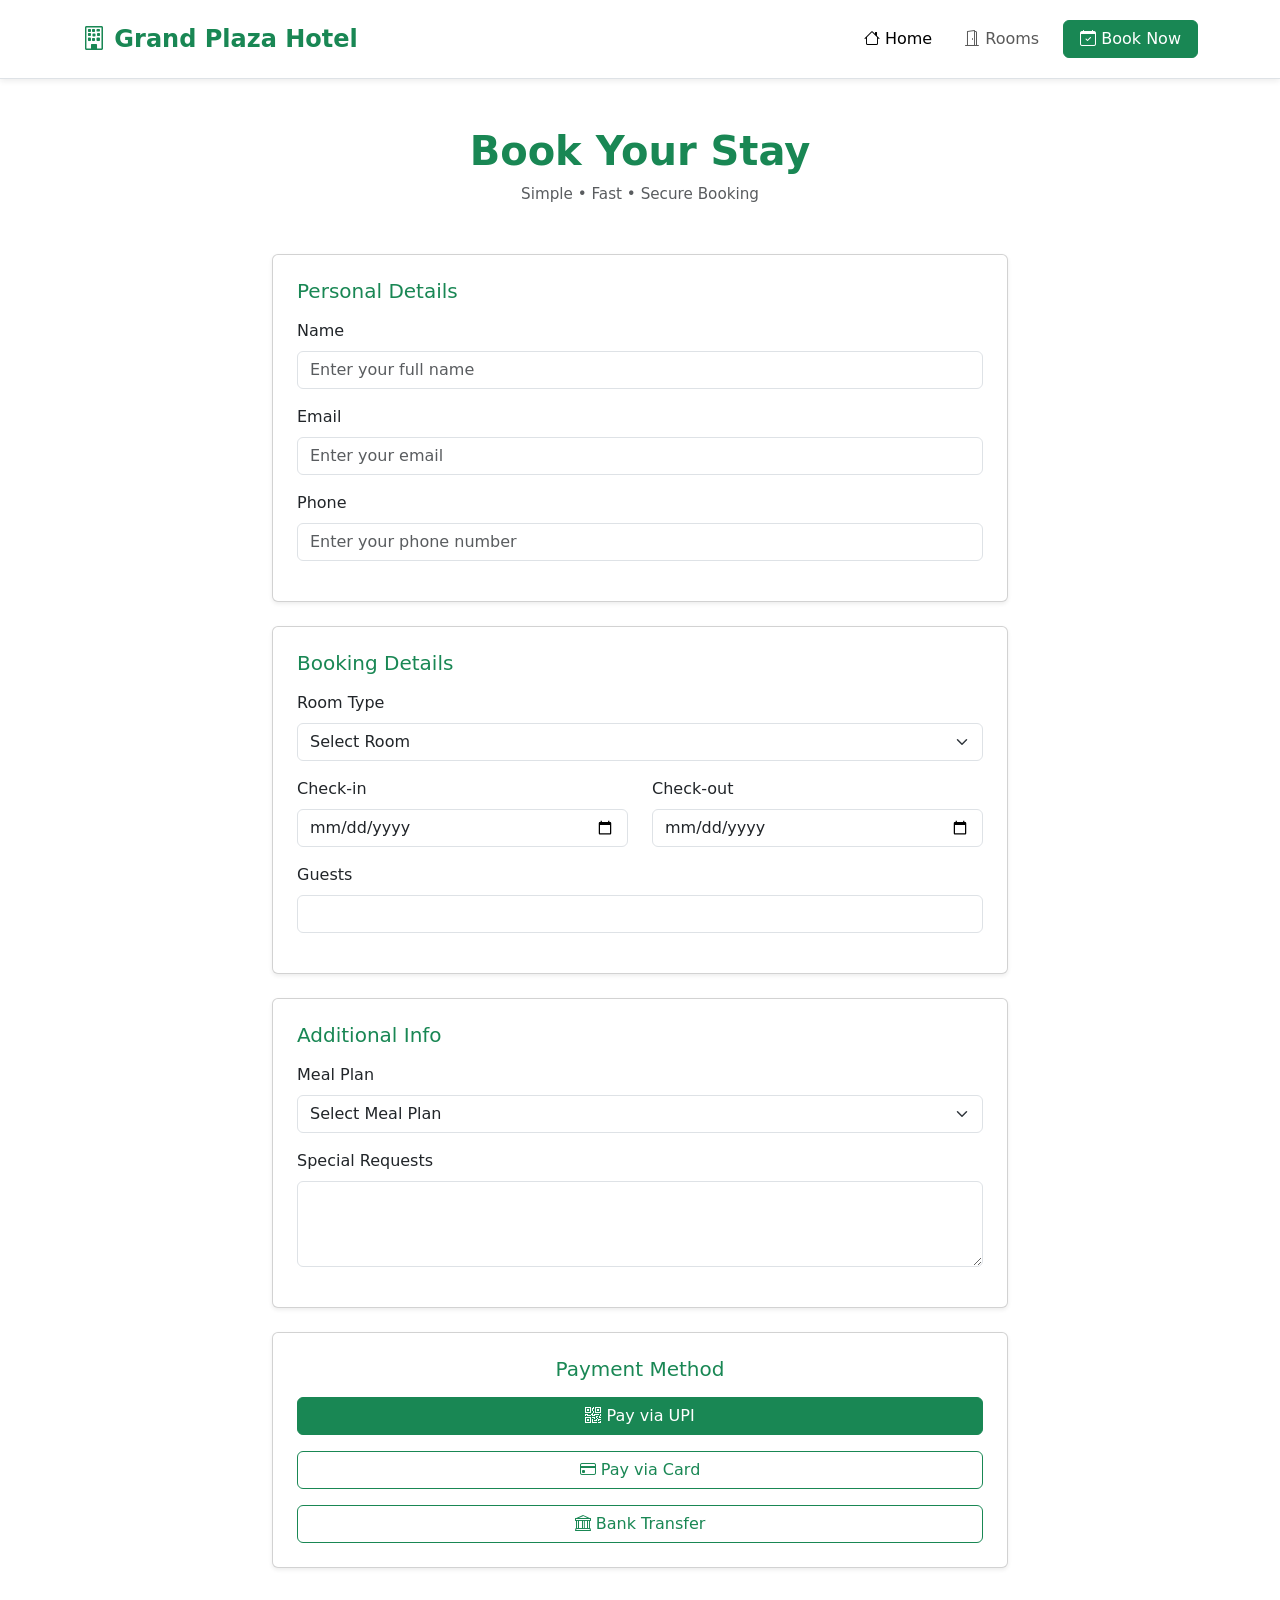
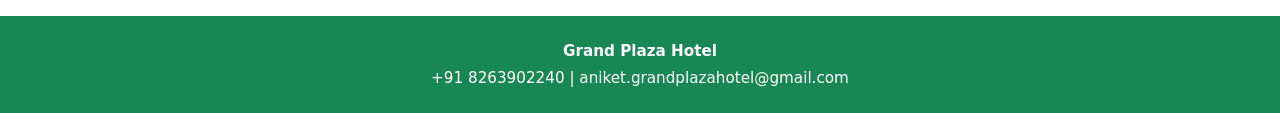
<file: BookNow.html>
<!DOCTYPE html>
<html>
    <head>
        <meta charset="UTF-8">
        <meta name="viewport" content="width=device-width, initial-scale=1.0">
        <title>Book Now - Grand Plaza Hotel</title>
        <link rel="stylesheet" href="Mainstyle.css">
        <link href="https://cdn.jsdelivr.net/npm/bootstrap@5.0.2/dist/css/bootstrap.min.css" rel="stylesheet">
        <link href="https://cdn.jsdelivr.net/npm/bootstrap-icons@1.11.3/font/bootstrap-icons.css" rel="stylesheet">
        <script src="https://cdn.jsdelivr.net/npm/@popperjs/core@2.9.2/dist/umd/popper.min.js" integrity="sha384-IQsoLXl5PILFhosVNubq5LC7Qb9DXgDA9i+tQ8Zj3iwWAwPtgFTxbJ8NT4GN1R8p" crossorigin="anonymous"></script>
        <script src="https://cdn.jsdelivr.net/npm/bootstrap@5.0.2/dist/js/bootstrap.min.js" integrity="sha384-cVKIPhGWiC2Al4u+LWgxfKTRIcfu0JTxR+EQDz/bgldoEyl4H0zUF0QKbrJ0EcQF" crossorigin="anonymous"></script>
    </head>

<body>

    <nav class="navbar navbar-expand-lg navbar-light bg-white border-bottom py-3">
        <div class="container">
            <a class="navbar-brand fw-bold text-success fs-4" href="#">
               <i class="bi bi-building"></i> Grand Plaza Hotel
            </a>
            <button class="navbar-toggler" type="button" data-bs-toggle="collapse" data-bs-target="#navMenu">
                <span class="navbar-toggler-icon"></span>
            </button>
            <div class="collapse navbar-collapse" id="navMenu">
                <ul class="navbar-nav ms-auto align-items-center">
                    <li class="nav-item me-3">
                        <a class="nav-link active" href="index.html">
                           <i class="bi bi-house"></i> Home
                        </a>
                    </li>
                    <li class="nav-item me-3">
                        <a class="nav-link" href="rooms.html">
                           <i class="bi bi-door-open"></i> Rooms
                        </a>
                    </li>
                    <li class="nav-item">
                        <a class="btn btn-success px-3" href="BookNow.html">
                           <i class="bi bi-calendar-check"></i> Book Now
                        </a>
                    </li>
                </ul>
            </div>
        </div>
    </nav>
    
    <div class="container text-center my-5">
        <h1 class="fw-bold text-success">Book Your Stay</h1>
        <p class="text-muted">Simple • Fast • Secure Booking</p>
    </div>

   <div class="container">
        <div class="row justify-content-center">
            <div class="col-md-8">
                <form>
                    <div class="card p-4 mb-4 shadow-sm">
                        <h5 class="text-success mb-3">Personal Details</h5>

                        <div class="mb-3">
                            <label class="form-label">Name</label>
                            <input type="text" class="form-control" placeholder="Enter your full name" required>
                        </div>

                        <div class="mb-3">
                            <label class="form-label">Email</label>
                            <input type="email" class="form-control" placeholder="Enter your email" required>
                        </div>

                        <div class="mb-3">
                            <label class="form-label">Phone</label>
                            <input type="tel" class="form-control" placeholder="Enter your phone number" required>
                        </div>
                    </div>
                    <div class="card p-4 mb-4 shadow-sm">
                        <h5 class="text-success mb-3">Booking Details</h5>

                        <div class="mb-3">
                            <label class="form-label">Room Type</label>
                            <select class="form-select" required>
                                <option value="">Select Room</option>
                                <option>Deluxe - ₹3000</option>
                                <option>Executive - ₹5000</option>
                                <option>Suite - ₹8000</option>
                            </select>
                        </div>

                        <div class="row">
                            <div class="col-md-6 mb-3">
                                <label class="form-label">Check-in</label>
                                <input type="date" class="form-control" required>
                            </div>

                            <div class="col-md-6 mb-3">
                                <label class="form-label">Check-out</label>
                                <input type="date" class="form-control" required>
                            </div>
                        </div>

                        <div class="mb-3">
                            <label class="form-label">Guests</label>
                            <input type="number" class="form-control" min="1" max="5" required>
                        </div>
                    </div>
                    <div class="card p-4 mb-4 shadow-sm">
                        <h5 class="text-success mb-3">Additional Info</h5>

                        <div class="mb-3">
                            <label class="form-label">Meal Plan</label>
                            <select class="form-select" required>
                                <option value="">Select Meal Plan</option>
                                <option>Breakfast Only</option>
                                <option>Breakfast & Dinner</option>
                                <option>All Meals</option>
                            </select>
                        </div>

                        <div class="mb-3">
                            <label class="form-label">Special Requests</label>
                            <textarea class="form-control" rows="3" required></textarea>
                        </div>
                    </div>

                    <div class="card p-4 mb-5 shadow-sm text-center">
                        <h5 class="text-success mb-3">Payment Method</h5>

                        <div class="d-grid gap-3">

                            <button class="btn btn-success" formaction="upi.html">
                                <i class="bi bi-qr-code"></i> Pay via UPI
                            </button>

                            <button class="btn btn-outline-success" formaction="card.html">
                                <i class="bi bi-credit-card"></i> Pay via Card
                            </button>

                            <button class="btn btn-outline-success" formaction="netbanking.html">
                                <i class="bi bi-bank"></i> Bank Transfer
                            </button>

                        </div>
                    </div>
                </form>
            </div>
        </div>
    </div>
    
    <footer class="bg-success text-white text-center p-4">
        <p class="mb-1 fw-bold">Grand Plaza Hotel</p>
        <p class="mb-0">+91 8263902240 | aniket.grandplazahotel@gmail.com</p>
    </footer>

</body>
</html>
</file>
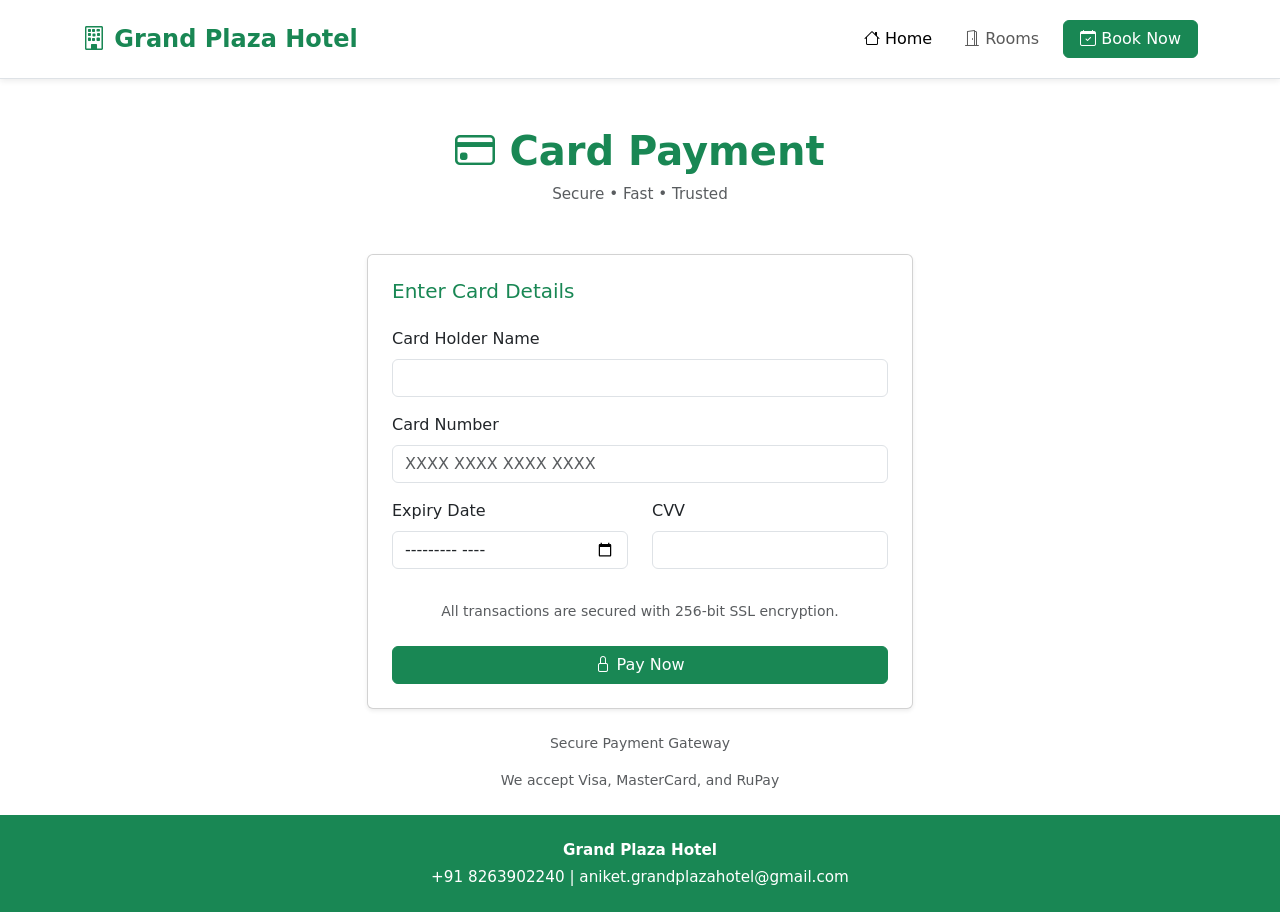
<file: card.html>
<!DOCTYPE html>
<html>
    <head>
        <meta charset="UTF-8">
        <meta name="viewport" content="width=device-width, initial-scale=1.0">
        <title>Card Payment - Grand Plaza Hotel</title>
        <link rel="stylesheet" href="Mainstyle.css">
        <link href="https://cdn.jsdelivr.net/npm/bootstrap@5.0.2/dist/css/bootstrap.min.css" rel="stylesheet">
        <link href="https://cdn.jsdelivr.net/npm/bootstrap-icons@1.11.3/font/bootstrap-icons.css" rel="stylesheet">
        <script src="https://cdn.jsdelivr.net/npm/@popperjs/core@2.9.2/dist/umd/popper.min.js" integrity="sha384-IQsoLXl5PILFhosVNubq5LC7Qb9DXgDA9i+tQ8Zj3iwWAwPtgFTxbJ8NT4GN1R8p" crossorigin="anonymous"></script>
        <script src="https://cdn.jsdelivr.net/npm/bootstrap@5.0.2/dist/js/bootstrap.min.js" integrity="sha384-cVKIPhGWiC2Al4u+LWgxfKTRIcfu0JTxR+EQDz/bgldoEyl4H0zUF0QKbrJ0EcQF" crossorigin="anonymous"></script>
    </head>

    <body>
       <nav class="navbar navbar-expand-lg navbar-light bg-white border-bottom py-3">
            <div class="container">
                <a class="navbar-brand fw-bold text-success fs-4" href="#">
                <i class="bi bi-building"></i> Grand Plaza Hotel
                </a>
                <button class="navbar-toggler" type="button" data-bs-toggle="collapse" data-bs-target="#navMenu">
                    <span class="navbar-toggler-icon"></span>
                </button>
                <div class="collapse navbar-collapse" id="navMenu">
                    <ul class="navbar-nav ms-auto align-items-center">
                        <li class="nav-item me-3">
                            <a class="nav-link active" href="index.html">
                            <i class="bi bi-house"></i> Home
                            </a>
                        </li>
                        <li class="nav-item me-3">
                            <a class="nav-link" href="rooms.html">
                            <i class="bi bi-door-open"></i> Rooms
                            </a>
                        </li>
                        <li class="nav-item">
                            <a class="btn btn-success px-3" href="BookNow.html">
                            <i class="bi bi-calendar-check"></i> Book Now
                            </a>
                        </li>
                    </ul>
                </div>
            </div>
        </nav>

        <div class="container text-center my-5">
            <h1 class="fw-bold text-success">
                <i class="bi bi-credit-card"></i> Card Payment
            </h1>
            <p class="text-muted">Secure • Fast • Trusted</p>
        </div>

       <div class="container">
            <div class="row justify-content-center">
                <div class="col-md-6">
                    <form action="success.html">
                        <div class="card p-4 shadow-sm">
                            <h5 class="text-success mb-4">Enter Card Details</h5>
                            <div class="mb-3">
                                <label class="form-label">Card Holder Name</label>
                                <input type="text" class="form-control" required>
                            </div>
                            <div class="mb-3">
                                <label class="form-label">Card Number</label>
                                <input type="text" class="form-control" placeholder="XXXX XXXX XXXX XXXX" required>
                            </div>
                            <div class="row">
                                <div class="col-md-6 mb-3">
                                    <label class="form-label">Expiry Date</label>
                                    <input type="month" class="form-control" required>
                                </div>

                                <div class="col-md-6 mb-3">
                                    <label class="form-label">CVV</label>
                                    <input type="password" class="form-control" required>
                                </div>
                            </div>
                            <p class="text-muted small text-center mt-3">
                                All transactions are secured with 256-bit SSL encryption.
                            </p>
                            <button type="submit" class="btn btn-success w-100 mt-2">
                                <i class="bi bi-lock"></i> Pay Now
                            </button>
                        </div>
                    </form>
                </div>
            </div>
        </div>

        <div class="container text-center my-4">
            <p class="text-muted small">Secure Payment Gateway</p>
            <p class="text-muted small">We accept Visa, MasterCard, and RuPay</p>
        </div>
        <footer class="bg-success text-white text-center p-4">
            <p class="mb-1 fw-bold">Grand Plaza Hotel</p>
            <p class="mb-0">+91 8263902240 | aniket.grandplazahotel@gmail.com</p>
        </footer>
    </body>
</html>
</file>
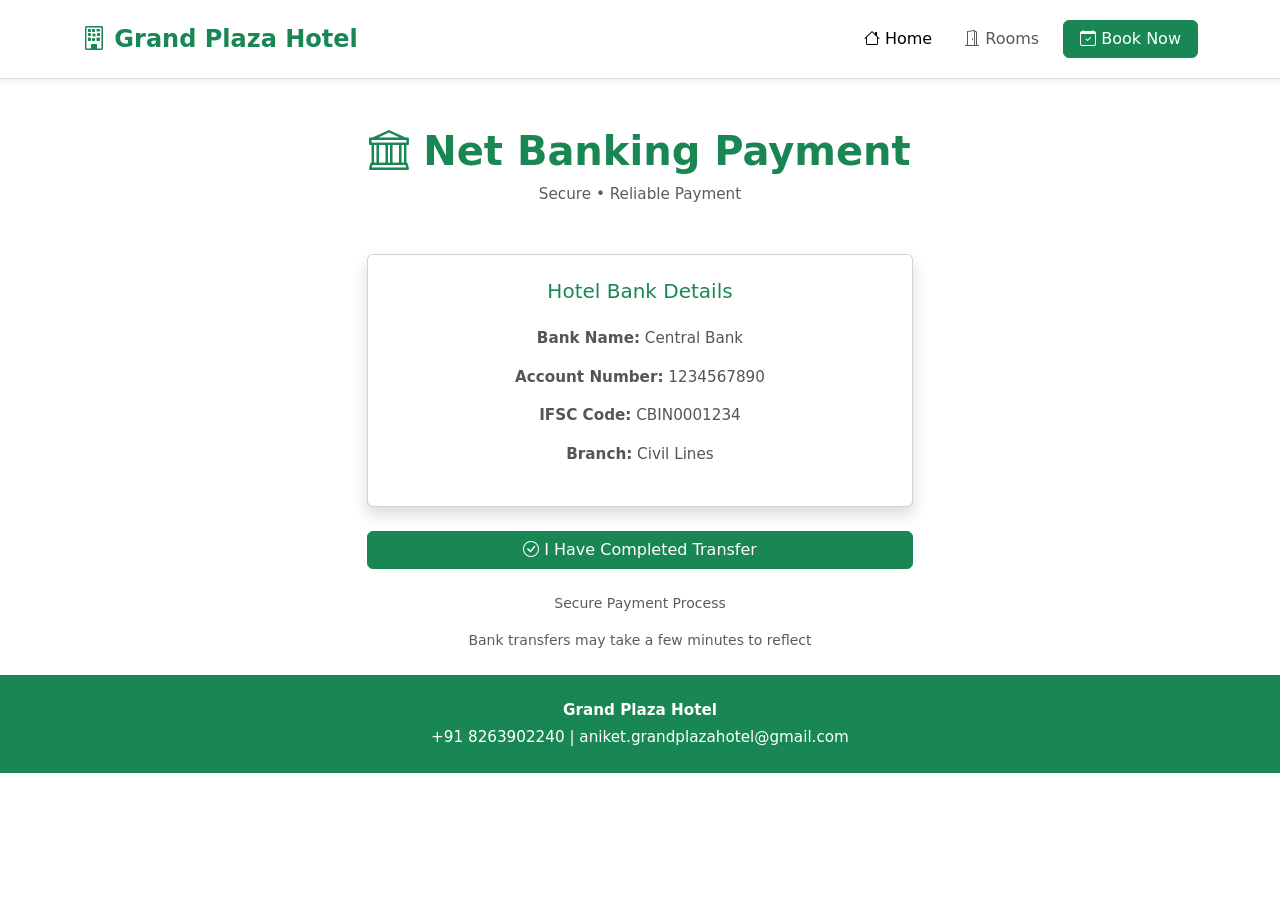
<file: netbanking.html>
<!DOCTYPE html>
<html>
    <head>
        <meta charset="UTF-8">
        <meta name="viewport" content="width=device-width, initial-scale=1.0">
        <title>Net Banking - Grand Plaza Hotel</title>
        <link rel="stylesheet" href="Mainstyle.css">
        <link href="https://cdn.jsdelivr.net/npm/bootstrap@5.0.2/dist/css/bootstrap.min.css" rel="stylesheet">
        <link href="https://cdn.jsdelivr.net/npm/bootstrap-icons@1.11.3/font/bootstrap-icons.css" rel="stylesheet">
        <script src="https://cdn.jsdelivr.net/npm/@popperjs/core@2.9.2/dist/umd/popper.min.js" integrity="sha384-IQsoLXl5PILFhosVNubq5LC7Qb9DXgDA9i+tQ8Zj3iwWAwPtgFTxbJ8NT4GN1R8p" crossorigin="anonymous"></script>
        <script src="https://cdn.jsdelivr.net/npm/bootstrap@5.0.2/dist/js/bootstrap.min.js" integrity="sha384-cVKIPhGWiC2Al4u+LWgxfKTRIcfu0JTxR+EQDz/bgldoEyl4H0zUF0QKbrJ0EcQF" crossorigin="anonymous"></script>
    </head>

    <body>

       <nav class="navbar navbar-expand-lg navbar-light bg-white border-bottom py-3">
            <div class="container">
                <a class="navbar-brand fw-bold text-success fs-4" href="#">
                <i class="bi bi-building"></i> Grand Plaza Hotel
                </a>
                <button class="navbar-toggler" type="button" data-bs-toggle="collapse" data-bs-target="#navMenu">
                    <span class="navbar-toggler-icon"></span>
                </button>
                <div class="collapse navbar-collapse" id="navMenu">
                    <ul class="navbar-nav ms-auto align-items-center">
                        <li class="nav-item me-3">
                            <a class="nav-link active" href="index.html">
                            <i class="bi bi-house"></i> Home
                            </a>
                        </li>
                        <li class="nav-item me-3">
                            <a class="nav-link" href="rooms.html">
                            <i class="bi bi-door-open"></i> Rooms
                            </a>
                        </li>
                        <li class="nav-item">
                            <a class="btn btn-success px-3" href="BookNow.html">
                            <i class="bi bi-calendar-check"></i> Book Now
                            </a>
                        </li>
                    </ul>
                </div>
            </div>
        </nav>

        <div class="container text-center my-5">
            <h1 class="fw-bold text-success">
                <i class="bi bi-bank"></i> Net Banking Payment
            </h1>
            <p class="text-muted">Secure • Reliable Payment</p>
        </div>

        <div class="container">
            <div class="row justify-content-center">
                <div class="col-md-6">
                    <div class="card p-4 shadow text-center">
                        <h5 class="text-success mb-4">Hotel Bank Details</h5>
                        <p><strong>Bank Name:</strong> Central Bank</p>
                        <p><strong>Account Number:</strong> 1234567890</p>
                        <p><strong>IFSC Code:</strong> CBIN0001234</p>
                        <p><strong>Branch:</strong> Civil Lines</p>
                    </div>
                    <form action="success.html" class="text-center mt-4">
                        <button type="submit" class="btn btn-success w-100">
                            <i class="bi bi-check-circle"></i> I Have Completed Transfer
                        </button>
                    </form>

                </div>
            </div>
        </div>

        <div class="container text-center my-4">
            <p class="text-muted small">Secure Payment Process</p>
            <p class="text-muted small">Bank transfers may take a few minutes to reflect</p>
        </div>
        
        <footer class="bg-success text-white text-center p-4">
            <p class="mb-1 fw-bold">Grand Plaza Hotel</p>
            <p class="mb-0">+91 8263902240 | aniket.grandplazahotel@gmail.com</p>
        </footer>
    </body>
</html>
</file>
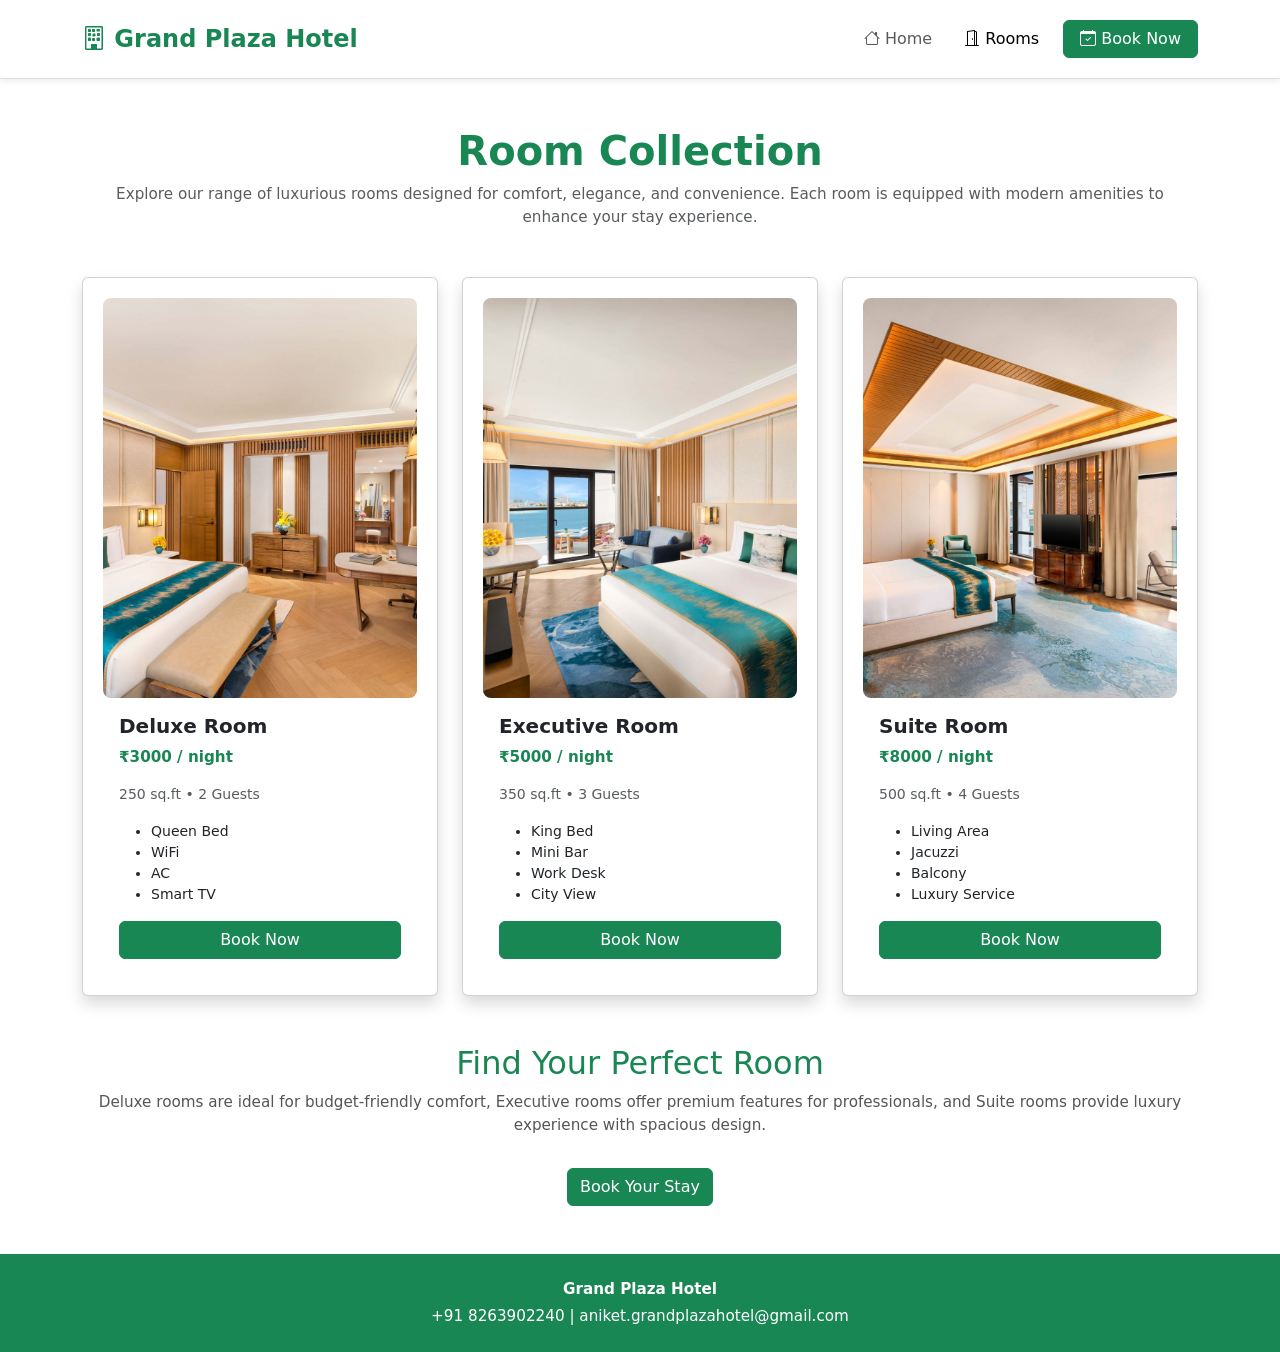
<file: rooms.html>
<!DOCTYPE html>
<html>
    <head>
        <meta charset="UTF-8">
        <meta name="viewport" content="width=device-width, initial-scale=1.0">
        <title>Rooms - Grand Plaza Hotel</title>
        <link rel="stylesheet" href="Mainstyle.css">
        <link href="https://cdn.jsdelivr.net/npm/bootstrap@5.0.2/dist/css/bootstrap.min.css" rel="stylesheet">
        <link href="https://cdn.jsdelivr.net/npm/bootstrap-icons@1.11.3/font/bootstrap-icons.css" rel="stylesheet">
        <script src="https://cdn.jsdelivr.net/npm/@popperjs/core@2.9.2/dist/umd/popper.min.js" integrity="sha384-IQsoLXl5PILFhosVNubq5LC7Qb9DXgDA9i+tQ8Zj3iwWAwPtgFTxbJ8NT4GN1R8p" crossorigin="anonymous"></script>
        <script src="https://cdn.jsdelivr.net/npm/bootstrap@5.0.2/dist/js/bootstrap.min.js" integrity="sha384-cVKIPhGWiC2Al4u+LWgxfKTRIcfu0JTxR+EQDz/bgldoEyl4H0zUF0QKbrJ0EcQF" crossorigin="anonymous"></script>
    </head>
<body>
        
    <nav class="navbar navbar-expand-lg navbar-light bg-white border-bottom py-3">
        <div class="container">
            <a class="navbar-brand fw-bold text-success fs-4" href="#">
               <i class="bi bi-building"></i> Grand Plaza Hotel
            </a>
            <button class="navbar-toggler" type="button" data-bs-toggle="collapse" data-bs-target="#navMenu">
                <span class="navbar-toggler-icon"></span>
            </button>
            <div class="collapse navbar-collapse" id="navMenu">
                <ul class="navbar-nav ms-auto align-items-center">
                    <li class="nav-item me-3">
                        <a class="nav-link" href="index.html">
                           <i class="bi bi-house"></i> Home
                        </a>
                    </li>
                    <li class="nav-item me-3">
                        <a class="nav-link active" href="rooms.html">
                           <i class="bi bi-door-open"></i> Rooms
                        </a>
                    </li>
                    <li class="nav-item">
                        <a class="btn btn-success px-3" href="BookNow.html">
                           <i class="bi bi-calendar-check"></i> Book Now
                        </a>
                    </li>
                </ul>
            </div>
        </div>
    </nav>

    <div class="container text-center my-5">
        <h1 class="fw-bold text-success">Room Collection</h1>
        <p class="text-muted">Explore our range of luxurious rooms designed for comfort, elegance, and convenience.
            Each room is equipped with modern amenities to enhance your stay experience.</p>
    </div>

    <div class="container my-5">
        <div class="row g-4">
            <div class="col-md-4">
                <div class="card shadow h-100">
                    <div id="deluxeCarousel" class="carousel slide" data-bs-ride="carousel">
                        <div class="carousel-inner">

                            <div class="carousel-item active">
                                <img src="Deluxe-1.jpg" class="d-block w-100">
                            </div>

                            <div class="carousel-item">
                                <img src="Deluxe-2.jpg" class="d-block w-100">
                            </div>

                            <div class="carousel-item">
                                <img src="Deluxe-3.jpg" class="d-block w-100">
                            </div>

                        </div>
                    </div>

                    <div class="card-body">
                        <h5 class="fw-bold">Deluxe Room</h5>
                        <p class="text-success fw-bold">₹3000 / night</p>

                        <p class="small text-muted">250 sq.ft • 2 Guests</p>

                        <ul class="small">
                            <li>Queen Bed</li>
                            <li>WiFi</li>
                            <li>AC</li>
                            <li>Smart TV</li>
                        </ul>

                        <a href="BookNow.html" class="btn btn-success w-100">
                            Book Now
                        </a>
                    </div>
                </div>
            </div>

            <div class="col-md-4">
                <div class="card shadow h-100">

                    <div id="execCarousel" class="carousel slide" data-bs-ride="carousel">
                        <div class="carousel-inner">

                            <div class="carousel-item active">
                                <img src="Executive-1.jpg" class="d-block w-100">
                            </div>

                            <div class="carousel-item">
                                <img src="Executive-2.jpg" class="d-block w-100">
                            </div>

                            <div class="carousel-item">
                                <img src="Executive-3.jpg" class="d-block w-100">
                            </div>

                        </div>
                    </div>

                    <div class="card-body">
                        <h5 class="fw-bold">Executive Room</h5>
                        <p class="text-success fw-bold">₹5000 / night</p>

                        <p class="small text-muted">350 sq.ft • 3 Guests</p>

                        <ul class="small">
                            <li>King Bed</li>
                            <li>Mini Bar</li>
                            <li>Work Desk</li>
                            <li>City View</li>
                        </ul>

                        <a href="BookNow.html" class="btn btn-success w-100">
                            Book Now
                        </a>
                    </div>
                </div>
            </div>
            <div class="col-md-4">
                <div class="card shadow h-100">

                    <div id="suiteCarousel" class="carousel slide" data-bs-ride="carousel">
                        <div class="carousel-inner">

                            <div class="carousel-item active">
                                <img src="Suite-1.jpg" class="d-block w-100">
                            </div>

                            <div class="carousel-item">
                                <img src="Suite-2.jpg" class="d-block w-100">
                            </div>

                            <div class="carousel-item">
                                <img src="Suite-3.jpg" class="d-block w-100">
                            </div>

                        </div>
                    </div>

                    <div class="card-body">
                        <h5 class="fw-bold">Suite Room</h5>
                        <p class="text-success fw-bold">₹8000 / night</p>

                        <p class="small text-muted">500 sq.ft • 4 Guests</p>

                        <ul class="small">
                            <li>Living Area</li>
                            <li>Jacuzzi</li>
                            <li>Balcony</li>
                            <li>Luxury Service</li>
                        </ul>

                        <a href="BookNow.html" class="btn btn-success w-100">
                            Book Now
                        </a>
                    </div>
                </div>
            </div>
        </div>
    </div>

    <div class="container text-center my-5">
        <h2 class="text-success">Find Your Perfect Room</h2>
        <p>
            Deluxe rooms are ideal for budget-friendly comfort, Executive rooms offer premium
            features for professionals, and Suite rooms provide luxury experience with spacious design.
        </p>
        <a href="BookNow.html" class="btn btn-success mt-3">
            Book Your Stay
        </a>
    </div>

    <footer class="bg-success text-white text-center p-4">
        <p class="mb-1 fw-bold">Grand Plaza Hotel</p>
        <p class="mb-0">+91 8263902240 | aniket.grandplazahotel@gmail.com</p>
    </footer>
</body>
</html>
</file>
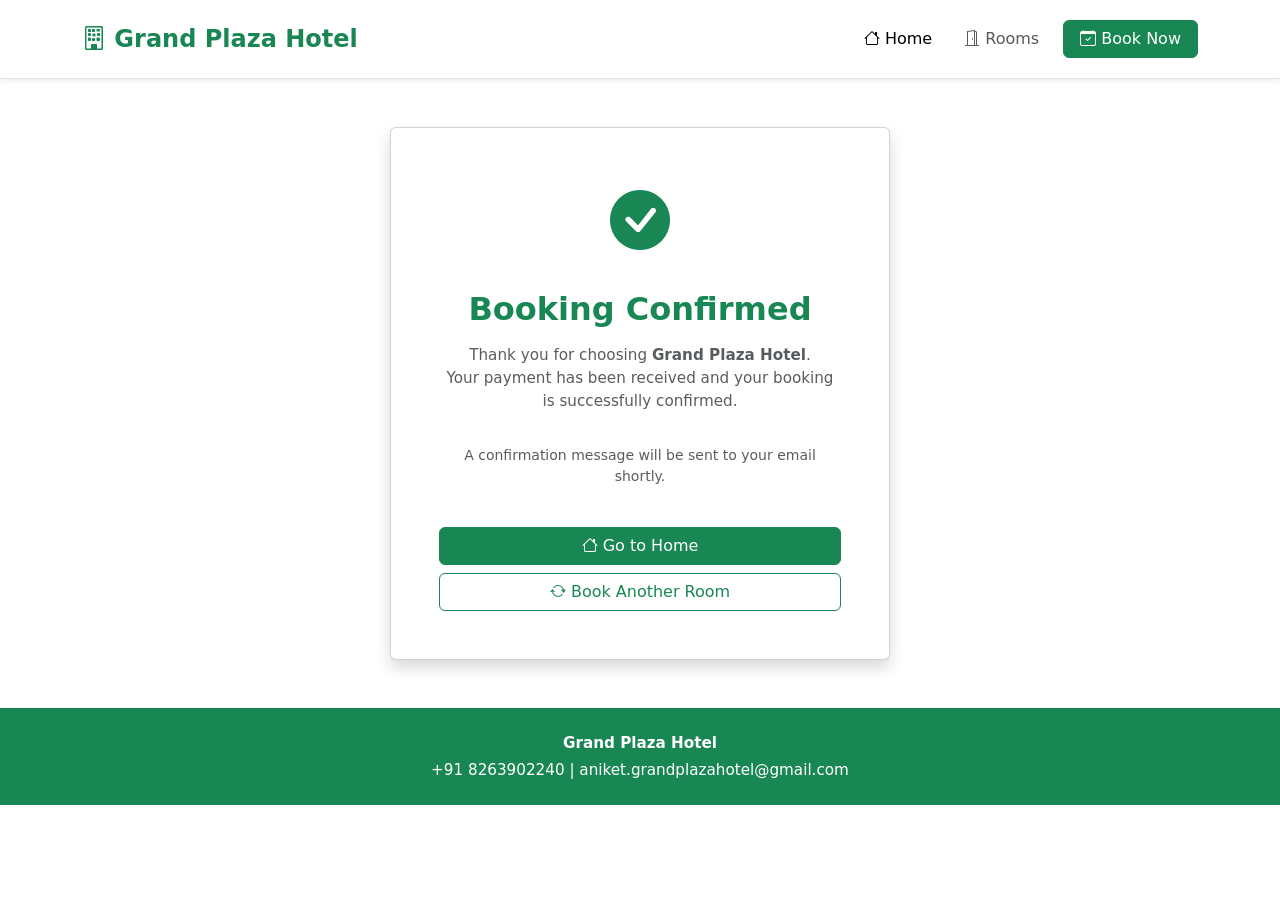
<file: success.html>
<!DOCTYPE html>
<html>
<head>
        <meta charset="UTF-8">
        <meta name="viewport" content="width=device-width, initial-scale=1.0">
        <title>Card Payment - Grand Plaza Hotel</title>
        <link rel="stylesheet" href="Mainstyle.css">
        <link href="https://cdn.jsdelivr.net/npm/bootstrap@5.0.2/dist/css/bootstrap.min.css" rel="stylesheet">
        <link href="https://cdn.jsdelivr.net/npm/bootstrap-icons@1.11.3/font/bootstrap-icons.css" rel="stylesheet">
        <script src="https://cdn.jsdelivr.net/npm/@popperjs/core@2.9.2/dist/umd/popper.min.js" integrity="sha384-IQsoLXl5PILFhosVNubq5LC7Qb9DXgDA9i+tQ8Zj3iwWAwPtgFTxbJ8NT4GN1R8p" crossorigin="anonymous"></script>
        <script src="https://cdn.jsdelivr.net/npm/bootstrap@5.0.2/dist/js/bootstrap.min.js" integrity="sha384-cVKIPhGWiC2Al4u+LWgxfKTRIcfu0JTxR+EQDz/bgldoEyl4H0zUF0QKbrJ0EcQF" crossorigin="anonymous"></script>
    </head>

    <body>
       <nav class="navbar navbar-expand-lg navbar-light bg-white border-bottom py-3">
            <div class="container">
                <a class="navbar-brand fw-bold text-success fs-4" href="#">
                <i class="bi bi-building"></i> Grand Plaza Hotel
                </a>
                <button class="navbar-toggler" type="button" data-bs-toggle="collapse" data-bs-target="#navMenu">
                    <span class="navbar-toggler-icon"></span>
                </button>
                <div class="collapse navbar-collapse" id="navMenu">
                    <ul class="navbar-nav ms-auto align-items-center">
                        <li class="nav-item me-3">
                            <a class="nav-link active" href="index.html">
                            <i class="bi bi-house"></i> Home
                            </a>
                        </li>
                        <li class="nav-item me-3">
                            <a class="nav-link" href="rooms.html">
                            <i class="bi bi-door-open"></i> Rooms
                            </a>
                        </li>
                        <li class="nav-item">
                            <a class="btn btn-success px-3" href="BookNow.html">
                            <i class="bi bi-calendar-check"></i> Book Now
                            </a>
                        </li>
                    </ul>
                </div>
            </div>
        </nav>
        <div class="container text-center my-5">
            <div class="card shadow p-5 mx-auto" style="max-width: 500px;">
                <div class="mb-4">
                    <i class="bi bi-check-circle-fill text-success" style="font-size: 60px;"></i>
                </div>
                <h2 class="fw-bold text-success mb-3">Booking Confirmed</h2>
                <p class="text-muted">
                    Thank you for choosing <b>Grand Plaza Hotel</b>.<br>
                    Your payment has been received and your booking is successfully confirmed.
                </p>
                <p class="small text-muted mt-3">
                    A confirmation message will be sent to your email shortly.
                </p>
                <div class="d-grid gap-2 mt-4">
                    <a href="index.html" class="btn btn-success">
                        <i class="bi bi-house"></i> Go to Home
                    </a>
                    <a href="BookNow.html" class="btn btn-outline-success">
                        <i class="bi bi-arrow-repeat"></i> Book Another Room
                    </a>
                </div>
            </div>
        </div>

    <footer class="bg-success text-white text-center p-4">
       <p class="mb-1 fw-bold">Grand Plaza Hotel</p>
       <p class="mb-0">+91 8263902240 | aniket.grandplazahotel@gmail.com</p>
    </footer>
</body>
</html>
</file>
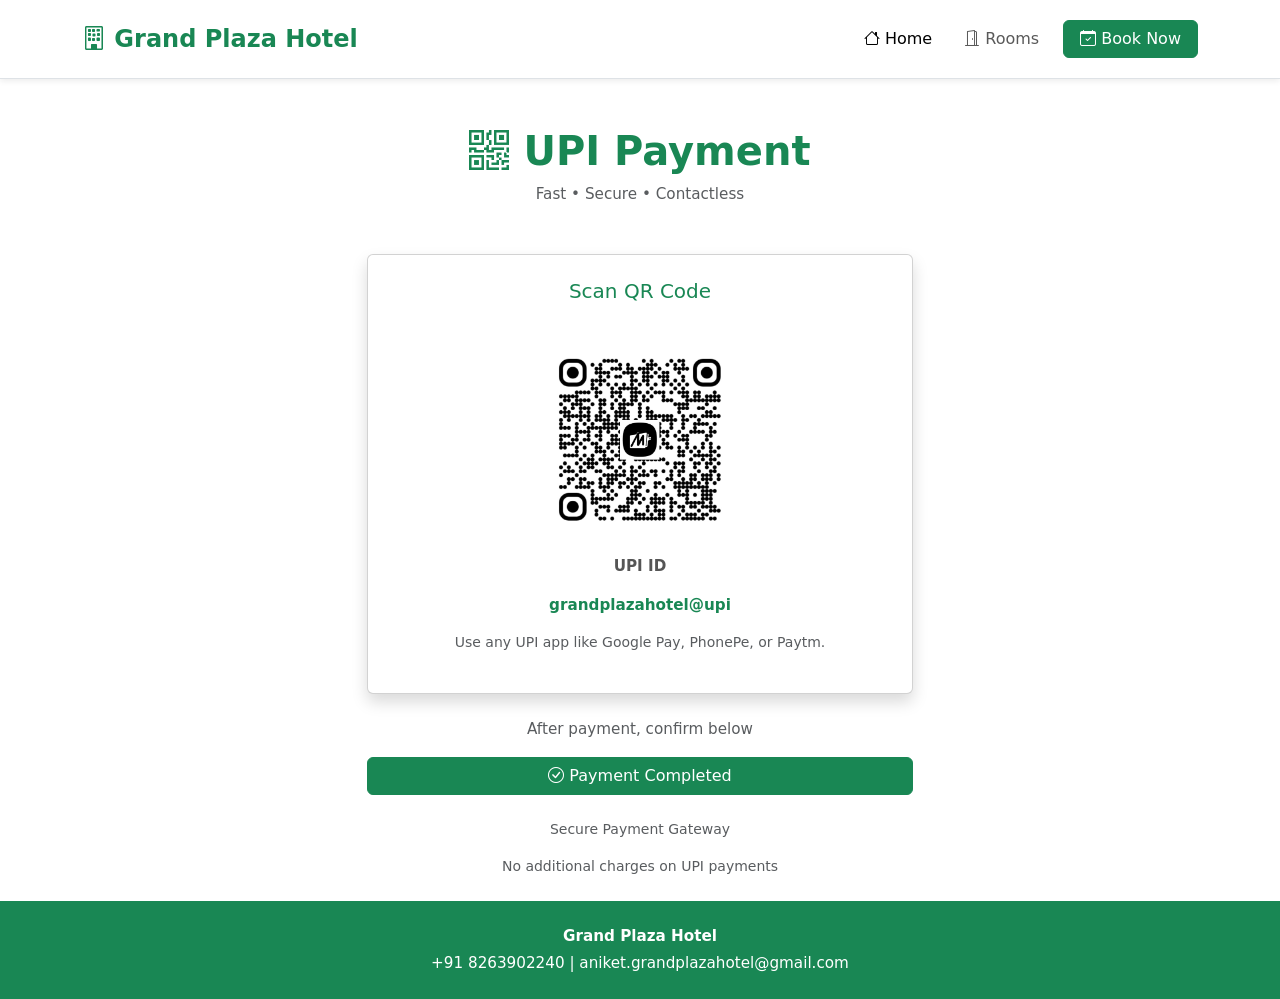
<file: upi.html>
<!DOCTYPE html>
<html>
    <head>
        <meta charset="UTF-8">
        <meta name="viewport" content="width=device-width, initial-scale=1.0">
        <title>UPI - Grand Plaza Hotel</title>
        <link rel="stylesheet" href="Mainstyle.css">
        <link href="https://cdn.jsdelivr.net/npm/bootstrap@5.0.2/dist/css/bootstrap.min.css" rel="stylesheet">
        <link href="https://cdn.jsdelivr.net/npm/bootstrap-icons@1.11.3/font/bootstrap-icons.css" rel="stylesheet">
        <script src="https://cdn.jsdelivr.net/npm/@popperjs/core@2.9.2/dist/umd/popper.min.js" integrity="sha384-IQsoLXl5PILFhosVNubq5LC7Qb9DXgDA9i+tQ8Zj3iwWAwPtgFTxbJ8NT4GN1R8p" crossorigin="anonymous"></script>
        <script src="https://cdn.jsdelivr.net/npm/bootstrap@5.0.2/dist/js/bootstrap.min.js" integrity="sha384-cVKIPhGWiC2Al4u+LWgxfKTRIcfu0JTxR+EQDz/bgldoEyl4H0zUF0QKbrJ0EcQF" crossorigin="anonymous"></script>
    </head>

    <body>
        <nav class="navbar navbar-expand-lg navbar-light bg-white border-bottom py-3">
            <div class="container">
                <a class="navbar-brand fw-bold text-success fs-4" href="#">
                <i class="bi bi-building"></i> Grand Plaza Hotel
                </a>
                <button class="navbar-toggler" type="button" data-bs-toggle="collapse" data-bs-target="#navMenu">
                    <span class="navbar-toggler-icon"></span>
                </button>
                <div class="collapse navbar-collapse" id="navMenu">
                    <ul class="navbar-nav ms-auto align-items-center">
                        <li class="nav-item me-3">
                            <a class="nav-link active" href="index.html">
                            <i class="bi bi-house"></i> Home
                            </a>
                        </li>
                        <li class="nav-item me-3">
                            <a class="nav-link" href="rooms.html">
                            <i class="bi bi-door-open"></i> Rooms
                            </a>
                        </li>
                        <li class="nav-item">
                            <a class="btn btn-success px-3" href="BookNow.html">
                            <i class="bi bi-calendar-check"></i> Book Now
                            </a>
                        </li>
                    </ul>
                </div>
            </div>
        </nav>

        <div class="container text-center my-5">
            <h1 class="fw-bold text-success">
                <i class="bi bi-qr-code"></i> UPI Payment
            </h1>
            <p class="text-muted">Fast • Secure • Contactless</p>
        </div>

        <div class="container">
            <div class="row justify-content-center">
                <div class="col-md-6">
                    <div class="card p-4 shadow text-center">

                        <h5 class="text-success mb-3">Scan QR Code</h5>
                        <div class="qr-box mb-3">
                            <img src="QR.jpeg" class="img-fluid">
                        </div>
                        <p class="fw-bold">UPI ID</p>
                        <p class="text-success fw-bold">grandplazahotel@upi</p>
                        <p class="text-muted small">
                            Use any UPI app like Google Pay, PhonePe, or Paytm.
                        </p>
                    </div>

                    <form action="success.html" class="text-center mt-4">
                        <p class="text-muted">After payment, confirm below</p>
                        <button type="submit" class="btn btn-success w-100">
                            <i class="bi bi-check-circle"></i> Payment Completed
                        </button>
                    </form>
                </div>
            </div>
        </div>
        
        <div class="container text-center my-4">
            <p class="text-muted small">Secure Payment Gateway</p>
            <p class="text-muted small">No additional charges on UPI payments</p>
        </div>
            
       <footer class="bg-success text-white text-center p-4">
            <p class="mb-1 fw-bold">Grand Plaza Hotel</p>
            <p class="mb-0">+91 8263902240 | aniket.grandplazahotel@gmail.com</p>
        </footer>
    </body>
</html>
</file>
<file: Mainstyle.css>
*{
    margin:0;
    padding:0;
    box-sizing: border-box;
}
body{
    font-family:"Segoe UI",sans-serif;
    background: #f8fbfa;
    color: #333;
    line-height: 1.6;
    opacity: 0;
    transform: translateY(8px);
    animation: smoothLoad 0.5s ease forwards;
}
@keyframes smoothLoad {
    to {
        opacity: 1;
        transform: translateY(0);
    }
}
section, .section {
    padding: 60px 0;
}
h1 {
    font-size: 2.2rem;
    font-weight: 700;
    color: #028174;
}
h2 {
    font-size: 1.6rem;
    font-weight: 600;
    color: #028174;
    margin-bottom: 15px;
}
h3 {
    font-size: 1.2rem;
    font-weight: 600;
}
p {
    font-size: 0.95rem;
    color: #555;
}
.navbar{
    box-shadow: 0 2px 6px rgba(0,0,0,0.08);
}
button, input[type="submit"], .btn {
    background: #028174;
    color: #fff;
    padding: 10px 18px;
    border-radius: 6px;
    border: none;
    font-size: 0.9rem;
    font-weight: 500;
}
button:hover, .btn:hover {
    background: #0AB68B;
}
img {
    width: 100%;
    height: auto;
    border-radius: 8px;
}
.gallery {
    display: grid;
    grid-template-columns: repeat(2, 1fr);
    gap: 15px;
}
.gallery img {
    aspect-ratio: 1/1;
    object-fit: cover;
}
footer {
    background: #028174;
    padding: 20px;
    text-align: center;
    font-size: 0.85rem;
}
footer p {
    color: white;
}
button, input[type="submit"], .btn {
    background: #028174;
    color: #fff;
    padding: 10px 18px;
    border-radius: 6px;
    border: none;
    font-size: 0.9rem;
    font-weight: 500;
}
button:hover, .btn:hover {
    background: #0AB68B;
}
.facilities{
    display: grid;
    grid-template-columns: repeat(3, 1fr);
    gap: 20px;
}
.card{
    border: none;
    border-radius: 10px;
    padding: 20px;
    background: #fff;
    box-shadow: 0 4px 10px rgba(0,0,0,0.06);
    transition: all 0.3s ease;
}
.card:hover {
    transform: translateY(-6px);
    box-shadow: 0 10px 20px rgba(0,0,0,0.12);
}
.card img {
    transition: transform 0.3s ease;
}
.card:hover img {
    transform: scale(1.05);
}
.room-card {
    background: #fff;
    border-radius: 10px;
    padding: 20px;
    max-width: 800px;
    margin: 20px auto;
    box-shadow: 0 4px 12px rgba(0,0,0,0.08);
    transition: all 0.3s ease;
}
.room-card:hover {
    transform: translateY(-6px);
    box-shadow: 0 10px 20px rgba(0,0,0,0.12);
}
.room-info {
    margin-top: 12px;
}
.room-info h2 {
    font-size: 1.3rem;
}
.room-info p {
    font-size: 0.9rem;
}
.room-info ul {
    font-size: 0.9rem;
    padding-left: 18px;
}
.room-info button {
    margin-top: 15px;
}
.room-highlight {
    display: grid;
    grid-template-columns: repeat(3, 1fr);
    gap: 15px;
}
.room-highlight img {
    height: 200px;
    object-fit: cover;
}
fieldset {
    background: #fff;
    padding: 20px;
    border-radius: 10px;
    border: none;
    max-width: 600px;
    margin: 20px auto;
}
input, select, textarea {
    width: 100%;
    padding: 10px;
    border-radius: 6px;
    border: 1px solid #ccc;
    font-size: 0.9rem;
}
.qr-box {
    display: flex;
    justify-content: center;
    margin: 20px 0;
}
.qr-box img {
    width: 200px;
    height: 200px;
    object-fit: contain;
    background: #fff;
    padding: 10px;
    border-radius: 10px;
}
.carousel img {
    height: 400px;
    object-fit: cover;
}
@media (max-width: 992px) {
    .facilities {
        grid-template-columns: 1fr 1fr;
    }

    .room-highlight {
        grid-template-columns: 1fr;
    }
}
@media (max-width: 600px) {
    .facilities {
        grid-template-columns: 1fr;
    }

    .gallery {
        grid-template-columns: 1fr;
    }

    .carousel img {
        height: 250px;
    }
}
</file>
